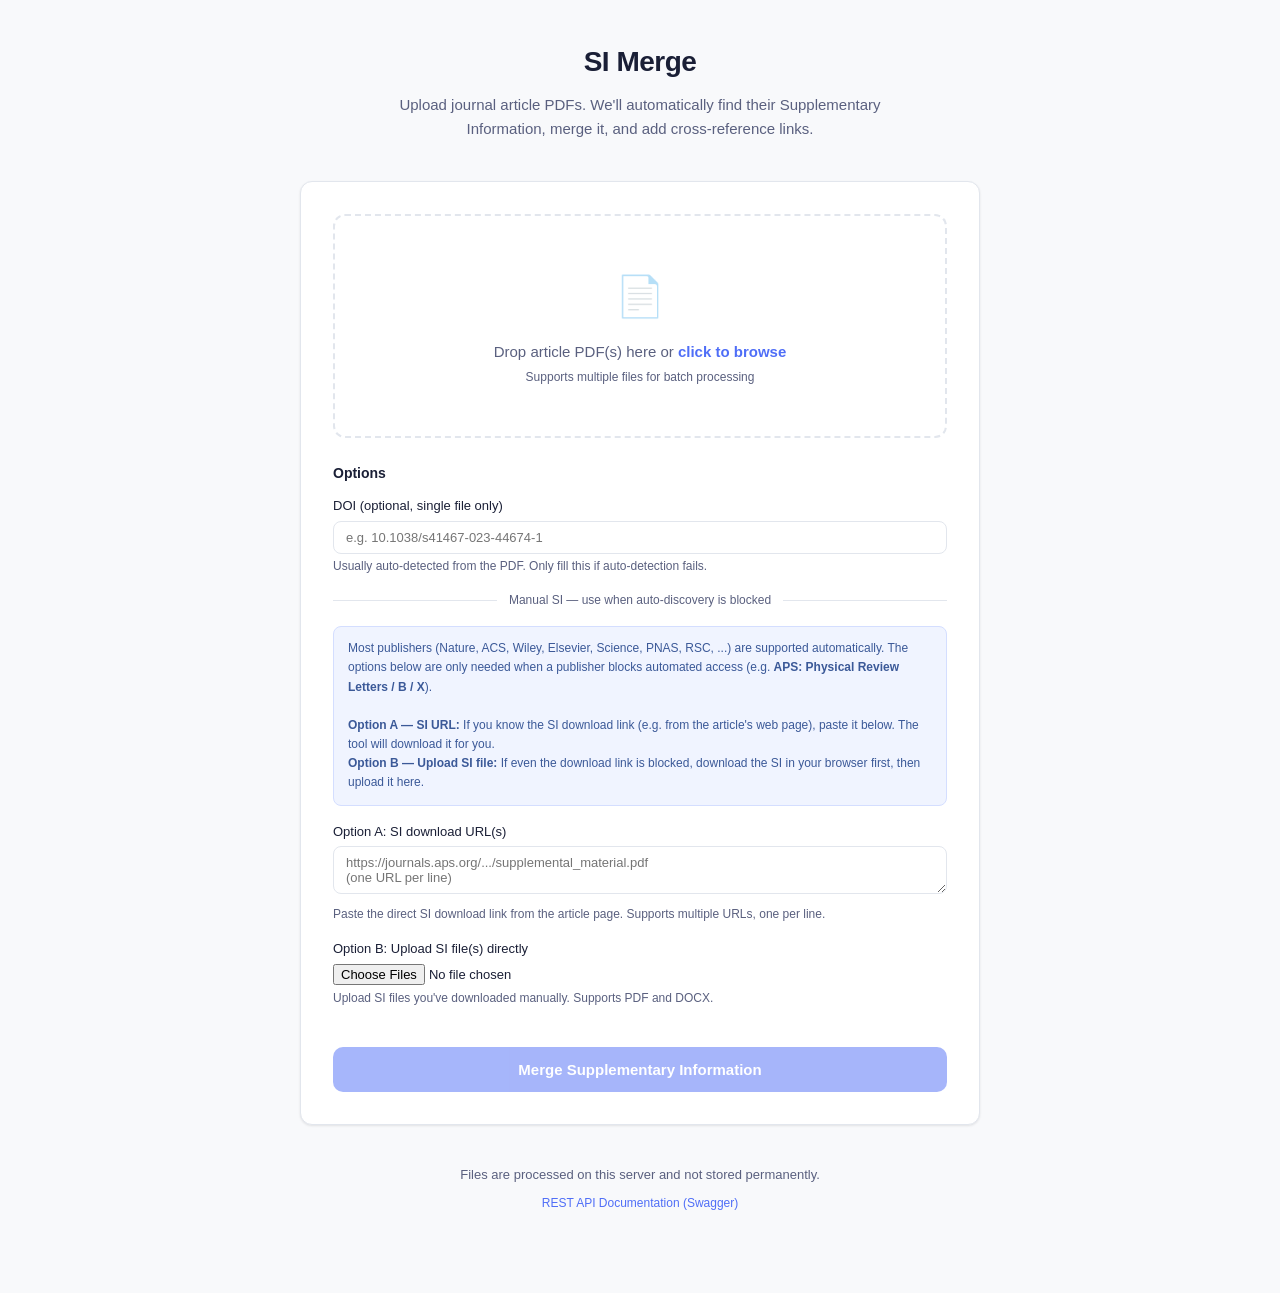
<file: static/index.html>
<!DOCTYPE html>
<html lang="en">
<head>
  <meta charset="UTF-8">
  <meta name="viewport" content="width=device-width, initial-scale=1.0">
  <title>SI Merge — Merge Supplementary Information into Papers</title>
  <style>
    *, *::before, *::after { box-sizing: border-box; margin: 0; padding: 0; }

    :root {
      --bg: #f8f9fb;
      --card: #ffffff;
      --border: #e2e6ed;
      --text: #1a1f36;
      --text-secondary: #5a607f;
      --primary: #4f6ef7;
      --primary-hover: #3b5de7;
      --success: #10b981;
      --error: #ef4444;
      --warning: #f59e0b;
      --radius: 12px;
      --shadow: 0 1px 3px rgba(0,0,0,0.06), 0 1px 2px rgba(0,0,0,0.04);
    }

    body {
      font-family: -apple-system, BlinkMacSystemFont, 'Segoe UI', Inter, Roboto, sans-serif;
      background: var(--bg);
      color: var(--text);
      line-height: 1.6;
      min-height: 100vh;
    }

    .container {
      max-width: 720px;
      margin: 0 auto;
      padding: 40px 20px 80px;
    }

    .header {
      text-align: center;
      margin-bottom: 40px;
    }
    .header h1 { font-size: 28px; font-weight: 700; letter-spacing: -0.5px; margin-bottom: 8px; }
    .header p { color: var(--text-secondary); font-size: 15px; max-width: 520px; margin: 0 auto; }

    .card {
      background: var(--card);
      border: 1px solid var(--border);
      border-radius: var(--radius);
      padding: 32px;
      box-shadow: var(--shadow);
    }
    .card + .card { margin-top: 20px; }

    /* Drop zone */
    .dropzone {
      border: 2px dashed var(--border);
      border-radius: var(--radius);
      padding: 48px 24px;
      text-align: center;
      cursor: pointer;
      transition: all 0.2s;
      position: relative;
    }
    .dropzone:hover, .dropzone.dragover {
      border-color: var(--primary);
      background: rgba(79, 110, 247, 0.03);
    }
    .dropzone.has-files {
      border-color: var(--success);
      background: rgba(16, 185, 129, 0.03);
      padding: 20px;
    }
    .dropzone input[type="file"] {
      position: absolute; inset: 0; opacity: 0; cursor: pointer;
    }
    .dropzone-icon { font-size: 40px; margin-bottom: 12px; opacity: 0.5; }
    .dropzone-label { font-size: 15px; color: var(--text-secondary); }
    .dropzone-label strong { color: var(--primary); }

    /* File list */
    .file-list { list-style: none; }
    .file-item {
      display: flex; align-items: center; gap: 10px;
      padding: 8px 0;
    }
    .file-item + .file-item { border-top: 1px solid var(--border); }
    .file-item .file-icon { font-size: 22px; flex-shrink: 0; }
    .file-item .file-details { flex: 1; min-width: 0; }
    .file-item .file-name {
      font-weight: 600; font-size: 13px;
      white-space: nowrap; overflow: hidden; text-overflow: ellipsis;
    }
    .file-item .file-size { font-size: 12px; color: var(--text-secondary); }
    .file-item .remove-btn {
      background: none; border: none; color: var(--text-secondary);
      cursor: pointer; font-size: 16px; padding: 2px 6px; border-radius: 6px;
    }
    .file-item .remove-btn:hover { background: rgba(239,68,68,0.1); color: var(--error); }
    .file-count { font-size: 13px; color: var(--text-secondary); margin-top: 8px; text-align: center; }

    /* Options section */
    .options-section { margin-top: 24px; }
    .section-title {
      font-size: 14px; font-weight: 600; margin-bottom: 12px;
      color: var(--text);
    }
    .form-group { margin-bottom: 16px; }
    .form-group label {
      display: block; font-size: 13px; font-weight: 500;
      margin-bottom: 4px; color: var(--text);
    }
    .form-group input[type="text"],
    .form-group textarea {
      width: 100%; padding: 8px 12px; border: 1px solid var(--border);
      border-radius: 8px; font-size: 13px; font-family: inherit;
      outline: none; transition: border-color 0.2s; resize: vertical;
    }
    .form-group input[type="text"]:focus,
    .form-group textarea:focus { border-color: var(--primary); }
    .form-group .hint { font-size: 12px; color: var(--text-secondary); margin-top: 3px; line-height: 1.5; }

    .divider {
      display: flex; align-items: center; gap: 12px;
      margin: 16px 0; color: var(--text-secondary); font-size: 12px;
    }
    .divider::before, .divider::after {
      content: ''; flex: 1; height: 1px; background: var(--border);
    }

    .info-box {
      background: #f0f4ff; border: 1px solid #d4deff; border-radius: 8px;
      padding: 12px 14px; font-size: 12px; color: #3b5998; line-height: 1.6;
      margin-bottom: 16px;
    }
    .info-box.warning {
      background: #fff8ed; border-color: #fde4a8; color: #8a6500;
    }
    .info-box b { font-weight: 600; }

    .si-file-upload-row {
      display: flex; align-items: center; gap: 10px;
    }
    .si-file-upload-row input[type="file"] { font-size: 13px; flex: 1; }
    .si-file-names {
      font-size: 12px; color: var(--success); margin-top: 4px;
    }

    .submit-btn {
      width: 100%; padding: 14px; background: var(--primary); color: white;
      border: none; border-radius: 10px; font-size: 15px; font-weight: 600;
      cursor: pointer; margin-top: 24px; transition: background 0.2s, opacity 0.2s;
    }
    .submit-btn:hover:not(:disabled) { background: var(--primary-hover); }
    .submit-btn:disabled { opacity: 0.5; cursor: not-allowed; }

    /* Progress */
    .progress-section { display: none; }
    .progress-section.active { display: block; }

    .batch-header { font-size: 15px; font-weight: 600; margin-bottom: 4px; }
    .batch-bar-wrap {
      background: var(--border); border-radius: 6px; height: 8px;
      margin-bottom: 16px; overflow: hidden;
    }
    .batch-bar {
      height: 100%; background: var(--primary); border-radius: 6px;
      transition: width 0.4s ease;
    }

    .steps { list-style: none; }
    .step {
      display: flex; gap: 14px; padding: 10px 0; align-items: flex-start;
    }
    .step + .step { border-top: 1px solid var(--border); }
    .step-indicator {
      width: 28px; height: 28px; border-radius: 50%;
      display: flex; align-items: center; justify-content: center;
      font-size: 13px; font-weight: 600; flex-shrink: 0;
      background: var(--border); color: var(--text-secondary); transition: all 0.3s;
    }
    .step.active .step-indicator { background: var(--primary); color: white; animation: pulse 1.5s infinite; }
    .step.done .step-indicator { background: var(--success); color: white; }
    .step.error .step-indicator { background: var(--error); color: white; }
    .step-content { flex: 1; min-width: 0; }
    .step-title { font-size: 14px; font-weight: 600; }
    .step-detail { font-size: 13px; color: var(--text-secondary); margin-top: 2px; word-break: break-word; }

    @keyframes pulse {
      0%, 100% { box-shadow: 0 0 0 0 rgba(79,110,247,0.4); }
      50% { box-shadow: 0 0 0 6px rgba(79,110,247,0); }
    }

    /* Result */
    .result-section { display: none; }
    .result-section.active { display: block; }

    .result-card { text-align: center; }
    .result-icon { font-size: 48px; margin-bottom: 12px; }
    .result-title { font-size: 18px; font-weight: 700; margin-bottom: 4px; }
    .result-subtitle { font-size: 14px; color: var(--text-secondary); margin-bottom: 20px; }

    .stats {
      display: grid; grid-template-columns: repeat(3, 1fr);
      gap: 12px; margin-bottom: 24px;
    }
    .stat { background: var(--bg); border-radius: 8px; padding: 12px; }
    .stat-value { font-size: 22px; font-weight: 700; color: var(--primary); }
    .stat-label { font-size: 12px; color: var(--text-secondary); margin-top: 2px; }

    .download-btn {
      display: inline-flex; align-items: center; gap: 8px;
      padding: 14px 32px; background: var(--success); color: white;
      border: none; border-radius: 10px; font-size: 15px; font-weight: 600;
      cursor: pointer; text-decoration: none; transition: opacity 0.2s;
    }
    .download-btn:hover { opacity: 0.9; }

    .restart-btn {
      display: inline-block; margin-top: 16px; font-size: 13px;
      color: var(--text-secondary); cursor: pointer;
      background: none; border: none; text-decoration: underline;
    }

    /* Batch results table */
    .batch-results { width: 100%; margin: 16px 0; text-align: left; }
    .batch-results .br-row {
      display: flex; align-items: center; gap: 10px;
      padding: 10px 0; border-top: 1px solid var(--border);
    }
    .br-status { flex-shrink: 0; font-size: 18px; }
    .br-info { flex: 1; min-width: 0; }
    .br-name { font-size: 13px; font-weight: 600; white-space: nowrap; overflow: hidden; text-overflow: ellipsis; }
    .br-meta { font-size: 12px; color: var(--text-secondary); }
    .br-error { font-size: 12px; color: var(--error); }
    .br-download {
      font-size: 13px; color: var(--primary); text-decoration: none;
      padding: 4px 10px; border: 1px solid var(--primary); border-radius: 6px;
      white-space: nowrap; transition: all 0.2s;
    }
    .br-download:hover { background: var(--primary); color: white; }

    /* Error */
    .error-section { display: none; }
    .error-section.active { display: block; }
    .error-card { text-align: center; }
    .error-icon { font-size: 48px; margin-bottom: 12px; }
    .error-message {
      color: var(--error); font-size: 14px; margin-bottom: 16px; word-break: break-word;
    }
    .error-hint {
      text-align: left; background: #fff8ed; border: 1px solid #fde4a8;
      border-radius: 8px; padding: 14px 16px; font-size: 13px; color: #6b5000;
      line-height: 1.7; margin-bottom: 20px; display: none;
    }
    .error-hint b { font-weight: 600; }
    .error-hint ol { margin: 6px 0 0 18px; }

    .footer {
      text-align: center; margin-top: 40px; font-size: 13px; color: var(--text-secondary);
    }
    .footer a { color: var(--primary); text-decoration: none; }
    .api-link { display: inline-block; margin-top: 8px; font-size: 12px; color: var(--text-secondary); text-decoration: none; }
    .api-link:hover { color: var(--primary); }
  </style>
</head>
<body>
  <div class="container">
    <div class="header">
      <h1>SI Merge</h1>
      <p>Upload journal article PDFs. We'll automatically find their Supplementary Information, merge it, and add cross-reference links.</p>
    </div>

    <!-- Upload Section -->
    <div class="card upload-section" id="uploadSection">
      <div class="dropzone" id="dropzone">
        <input type="file" id="fileInput" accept=".pdf" multiple>
        <div class="dropzone-icon" id="dropzoneIcon">&#128196;</div>
        <div class="dropzone-label" id="dropzoneLabel">
          Drop article PDF(s) here or <strong>click to browse</strong><br>
          <span style="font-size:12px">Supports multiple files for batch processing</span>
        </div>
      </div>

      <!-- Options — always visible -->
      <div class="options-section">
        <div class="section-title">Options</div>

        <div class="form-group">
          <label for="doiInput">DOI (optional, single file only)</label>
          <input type="text" id="doiInput" placeholder="e.g. 10.1038/s41467-023-44674-1">
          <div class="hint">Usually auto-detected from the PDF. Only fill this if auto-detection fails.</div>
        </div>

        <div class="divider">Manual SI — use when auto-discovery is blocked</div>

        <div class="info-box">
          Most publishers (Nature, ACS, Wiley, Elsevier, Science, PNAS, RSC, ...) are supported automatically.
          The options below are only needed when a publisher blocks automated access (e.g. <b>APS: Physical Review Letters / B / X</b>).
          <br><br>
          <b>Option A — SI URL:</b> If you know the SI download link (e.g. from the article's web page),
          paste it below. The tool will download it for you.<br>
          <b>Option B — Upload SI file:</b> If even the download link is blocked,
          download the SI in your browser first, then upload it here.
        </div>

        <div class="form-group">
          <label for="siUrlInput">Option A: SI download URL(s)</label>
          <textarea id="siUrlInput" rows="2" placeholder="https://journals.aps.org/.../supplemental_material.pdf&#10;(one URL per line)"></textarea>
          <div class="hint">Paste the direct SI download link from the article page. Supports multiple URLs, one per line.</div>
        </div>

        <div class="form-group">
          <label>Option B: Upload SI file(s) directly</label>
          <div class="si-file-upload-row">
            <input type="file" id="siFileInput" accept=".pdf,.docx,.doc" multiple>
          </div>
          <div class="si-file-names" id="siFileNames"></div>
          <div class="hint">Upload SI files you've downloaded manually. Supports PDF and DOCX.</div>
        </div>
      </div>

      <button class="submit-btn" id="submitBtn" disabled>Merge Supplementary Information</button>
    </div>

    <!-- Progress Section -->
    <div class="card progress-section" id="progressSection">
      <div id="batchProgress" style="display:none">
        <div class="batch-header" id="batchHeader">Processing 0/0 files</div>
        <div class="batch-bar-wrap"><div class="batch-bar" id="batchBar" style="width:0%"></div></div>
      </div>
      <ul class="steps" id="stepsList">
        <li class="step" data-step="1">
          <div class="step-indicator">1</div>
          <div class="step-content">
            <div class="step-title">Extract DOI</div>
            <div class="step-detail" data-detail="1">Waiting...</div>
          </div>
        </li>
        <li class="step" data-step="2">
          <div class="step-indicator">2</div>
          <div class="step-content">
            <div class="step-title">Find SI Files</div>
            <div class="step-detail" data-detail="2">Waiting...</div>
          </div>
        </li>
        <li class="step" data-step="3">
          <div class="step-indicator">3</div>
          <div class="step-content">
            <div class="step-title">Download SI</div>
            <div class="step-detail" data-detail="3">Waiting...</div>
          </div>
        </li>
        <li class="step" data-step="4">
          <div class="step-indicator">4</div>
          <div class="step-content">
            <div class="step-title">Extract Text</div>
            <div class="step-detail" data-detail="4">Waiting...</div>
          </div>
        </li>
        <li class="step" data-step="5">
          <div class="step-indicator">5</div>
          <div class="step-content">
            <div class="step-title">Analyze References</div>
            <div class="step-detail" data-detail="5">Waiting...</div>
          </div>
        </li>
        <li class="step" data-step="6">
          <div class="step-indicator">6</div>
          <div class="step-content">
            <div class="step-title">Merge &amp; Link</div>
            <div class="step-detail" data-detail="6">Waiting...</div>
          </div>
        </li>
      </ul>
    </div>

    <!-- Single Result Section -->
    <div class="card result-section" id="resultSection">
      <div class="result-card">
        <div class="result-icon">&#9989;</div>
        <div class="result-title" id="resultTitle">Merge Complete!</div>
        <div class="result-subtitle" id="resultSubtitle"></div>
        <div class="stats" id="resultStats">
          <div class="stat">
            <div class="stat-value" id="statPages">-</div>
            <div class="stat-label">Total Pages</div>
          </div>
          <div class="stat">
            <div class="stat-value" id="statForward">-</div>
            <div class="stat-label">Forward Links</div>
          </div>
          <div class="stat">
            <div class="stat-value" id="statBack">-</div>
            <div class="stat-label">Back Links</div>
          </div>
        </div>
        <a class="download-btn" id="downloadBtn" href="#">&#11015;&#65039; Download Merged PDF</a>
        <br>
        <button class="restart-btn" id="restartBtn">Process another article</button>
      </div>
    </div>

    <!-- Batch Result Section -->
    <div class="card result-section" id="batchResultSection">
      <div class="result-card">
        <div class="result-icon">&#9989;</div>
        <div class="result-title" id="batchResultTitle">Batch Complete!</div>
        <div class="result-subtitle" id="batchResultSubtitle"></div>
        <div class="stats">
          <div class="stat">
            <div class="stat-value" id="bstatTotal">-</div>
            <div class="stat-label">Total Files</div>
          </div>
          <div class="stat">
            <div class="stat-value" id="bstatOk">-</div>
            <div class="stat-label">Succeeded</div>
          </div>
          <div class="stat">
            <div class="stat-value" id="bstatFail">-</div>
            <div class="stat-label">Failed</div>
          </div>
        </div>
        <div class="batch-results" id="batchFileList"></div>
        <button class="restart-btn" id="batchRestartBtn">Process more articles</button>
      </div>
    </div>

    <!-- Error Section -->
    <div class="card error-section" id="errorSection">
      <div class="error-card">
        <div class="error-icon">&#10060;</div>
        <div class="result-title">Something went wrong</div>
        <div class="error-message" id="errorMessage"></div>
        <div class="error-hint" id="errorHint">
          <b>The publisher appears to block automated access.</b> You can still merge the SI manually:
          <ol>
            <li>Open the article on the publisher's website in your browser.</li>
            <li>Find the "Supplemental Material" or "Supporting Information" link.</li>
            <li>Download the SI file (PDF or DOCX) to your computer.</li>
            <li>Click "Try again" below, then upload the SI file using <b>"Option B: Upload SI file(s)"</b>.</li>
          </ol>
        </div>
        <button class="submit-btn" id="retryBtn">Try again with manual SI</button>
      </div>
    </div>

    <div class="footer">
      <p>Files are processed on this server and not stored permanently.</p>
      <a href="/docs" class="api-link">REST API Documentation (Swagger)</a>
    </div>
  </div>

  <script>
    const $ = (sel) => document.querySelector(sel);
    const $$ = (sel) => document.querySelectorAll(sel);

    const dropzone = $('#dropzone');
    const fileInput = $('#fileInput');
    const submitBtn = $('#submitBtn');
    const uploadSection = $('#uploadSection');
    const progressSection = $('#progressSection');
    const resultSection = $('#resultSection');
    const batchResultSection = $('#batchResultSection');
    const errorSection = $('#errorSection');

    let selectedFiles = [];
    let currentTaskId = null;
    let isBatchMode = false;

    // Show SI file names when selected
    $('#siFileInput').addEventListener('change', function() {
      const names = Array.from(this.files).map(f => f.name);
      $('#siFileNames').textContent = names.length ? names.join(', ') : '';
    });

    // --- Drag & drop ---
    ['dragenter', 'dragover'].forEach(e =>
      dropzone.addEventListener(e, (ev) => { ev.preventDefault(); dropzone.classList.add('dragover'); })
    );
    ['dragleave', 'drop'].forEach(e =>
      dropzone.addEventListener(e, (ev) => { ev.preventDefault(); dropzone.classList.remove('dragover'); })
    );
    dropzone.addEventListener('drop', (ev) => {
      const files = Array.from(ev.dataTransfer.files).filter(f => f.name.toLowerCase().endsWith('.pdf'));
      if (files.length) addFiles(files);
    });
    fileInput.addEventListener('change', () => {
      if (fileInput.files.length) addFiles(Array.from(fileInput.files));
    });

    function addFiles(files) {
      const existing = new Set(selectedFiles.map(f => f.name + f.size));
      for (const f of files) {
        if (!existing.has(f.name + f.size)) {
          selectedFiles.push(f);
        }
      }
      renderFileList();
      submitBtn.disabled = selectedFiles.length === 0;
    }

    function removeFile(idx) {
      selectedFiles.splice(idx, 1);
      renderFileList();
      submitBtn.disabled = selectedFiles.length === 0;
    }

    function renderFileList() {
      if (selectedFiles.length === 0) {
        dropzone.classList.remove('has-files');
        dropzone.innerHTML = `
          <input type="file" id="fileInput" accept=".pdf" multiple>
          <div class="dropzone-icon">&#128196;</div>
          <div class="dropzone-label">Drop article PDF(s) here or <strong>click to browse</strong><br>
          <span style="font-size:12px">Supports multiple files for batch processing</span></div>
        `;
        dropzone.querySelector('#fileInput').addEventListener('change', function() {
          if (this.files.length) addFiles(Array.from(this.files));
        });
        return;
      }

      dropzone.classList.add('has-files');
      let html = `<input type="file" id="fileInput" accept=".pdf" multiple><ul class="file-list">`;
      selectedFiles.forEach((f, i) => {
        html += `<li class="file-item">
          <div class="file-icon">&#128196;</div>
          <div class="file-details">
            <div class="file-name">${f.name}</div>
            <div class="file-size">${(f.size / 1024 / 1024).toFixed(1)} MB</div>
          </div>
          <button class="remove-btn" data-idx="${i}">&times;</button>
        </li>`;
      });
      html += `</ul><div class="file-count">${selectedFiles.length} file${selectedFiles.length > 1 ? 's' : ''} selected</div>`;
      dropzone.innerHTML = html;

      dropzone.querySelector('#fileInput').addEventListener('change', function() {
        if (this.files.length) addFiles(Array.from(this.files));
      });
      dropzone.querySelectorAll('.remove-btn').forEach(btn => {
        btn.addEventListener('click', (e) => { e.stopPropagation(); removeFile(parseInt(btn.dataset.idx)); });
      });
    }

    // --- Submit ---
    submitBtn.addEventListener('click', startMerge);

    async function startMerge() {
      if (selectedFiles.length === 0) return;

      isBatchMode = selectedFiles.length > 1;
      showSection('progress');
      resetSteps();

      if (isBatchMode) {
        $('#batchProgress').style.display = 'block';
        $('#batchHeader').textContent = `Processing 0/${selectedFiles.length} files`;
        $('#batchBar').style.width = '0%';
      } else {
        $('#batchProgress').style.display = 'none';
      }

      const formData = new FormData();
      if (isBatchMode) {
        selectedFiles.forEach(f => formData.append('files', f));
        try {
          const resp = await fetch('/api/batch', { method: 'POST', body: formData });
          if (!resp.ok) { const err = await resp.json(); throw new Error(err.detail || 'Upload failed'); }
          const data = await resp.json();
          currentTaskId = data.task_id;
          listenEvents(currentTaskId);
        } catch (e) { showError(e.message); }
      } else {
        formData.append('file', selectedFiles[0]);
        const doi = $('#doiInput').value.trim();
        if (doi) formData.append('doi', doi);
        const siUrls = $('#siUrlInput').value.trim();
        if (siUrls) formData.append('si_urls', siUrls);
        const siFileInput = $('#siFileInput');
        if (siFileInput.files.length) {
          Array.from(siFileInput.files).forEach(f => formData.append('si_files', f));
        }
        try {
          const resp = await fetch('/api/tasks', { method: 'POST', body: formData });
          if (!resp.ok) { const err = await resp.json(); throw new Error(err.detail || 'Upload failed'); }
          const data = await resp.json();
          currentTaskId = data.task_id;
          listenEvents(currentTaskId);
        } catch (e) { showError(e.message); }
      }
    }

    // --- SSE Progress ---
    function listenEvents(taskId) {
      const source = new EventSource(`/api/tasks/${taskId}/events`);

      source.addEventListener('progress', (e) => {
        const ev = JSON.parse(e.data);
        if (ev.status === 'batch_progress') {
          try {
            const bp = JSON.parse(ev.detail);
            const done = bp.status === 'completed' || bp.status.startsWith('failed') ? bp.index + 1 : bp.index;
            const pct = Math.round((done / bp.total) * 100);
            $('#batchHeader').textContent = `Processing ${done}/${bp.total} files \u2014 ${bp.filename}`;
            $('#batchBar').style.width = pct + '%';
            if (bp.status === 'completed' || bp.status.startsWith('failed')) {
              resetSteps();
            }
          } catch {}
        } else {
          updateStep(ev.step, ev.status, ev.detail);
        }
      });

      source.addEventListener('complete', (e) => {
        source.close();
        const result = JSON.parse(e.data);
        markAllDone();
        if (isBatchMode) {
          setTimeout(() => showBatchResult(result, taskId), 600);
        } else {
          setTimeout(() => showResult(result, taskId), 600);
        }
      });

      source.addEventListener('error', (e) => {
        try {
          const ev = JSON.parse(e.data);
          source.close();
          showError(ev.error || 'Unknown error');
        } catch {
          if (source.readyState === EventSource.CLOSED) return;
          source.close();
          showError('Connection lost. Please try again.');
        }
      });
    }

    // --- Step UI ---
    function resetSteps() {
      $$('.step').forEach(s => {
        s.classList.remove('active', 'done', 'error');
        s.querySelector('.step-detail').textContent = 'Waiting...';
        const indicator = s.querySelector('.step-indicator');
        indicator.textContent = s.dataset.step;
      });
    }

    function updateStep(step, status, detail) {
      const stepEl = $(`.step[data-step="${step}"]`);
      if (!stepEl) return;

      const detailEl = stepEl.querySelector('.step-detail');
      detailEl.textContent = detail;

      $$('.step').forEach(s => {
        const sn = parseInt(s.dataset.step);
        if (sn < step) {
          s.classList.remove('active');
          s.classList.add('done');
          s.querySelector('.step-indicator').textContent = '\u2713';
        }
      });

      if (['done', 'complete', 'extracted', 'downloaded'].includes(status)) {
        stepEl.classList.remove('active');
        stepEl.classList.add('done');
        stepEl.querySelector('.step-indicator').textContent = '\u2713';
      } else if (status === 'error') {
        stepEl.classList.add('error');
        stepEl.querySelector('.step-indicator').textContent = '!';
      } else {
        stepEl.classList.add('active');
      }
    }

    function markAllDone() {
      $$('.step').forEach(s => {
        s.classList.remove('active');
        s.classList.add('done');
        s.querySelector('.step-indicator').textContent = '\u2713';
      });
    }

    // --- Single Result ---
    function showResult(result, taskId) {
      showSection('result');
      $('#resultSubtitle').textContent = result.title || '';
      $('#statPages').textContent = (result.article_pages || 0) + (result.si_pages || 0);
      $('#statForward').textContent = result.forward_links || 0;
      $('#statBack').textContent = result.back_links || 0;
      $('#downloadBtn').href = `/api/tasks/${taskId}/download`;
    }

    // --- Batch Result ---
    function showBatchResult(result, taskId) {
      showSection('batchResult');
      $('#batchResultSubtitle').textContent =
        `${result.succeeded} of ${result.total} articles merged successfully`;
      $('#bstatTotal').textContent = result.total;
      $('#bstatOk').textContent = result.succeeded;
      $('#bstatFail').textContent = result.failed;

      const list = $('#batchFileList');
      list.innerHTML = '';
      (result.files || []).forEach(f => {
        const row = document.createElement('div');
        row.className = 'br-row';
        if (f.status === 'completed') {
          row.innerHTML = `
            <div class="br-status">&#9989;</div>
            <div class="br-info">
              <div class="br-name">${f.filename}</div>
              <div class="br-meta">${f.article_pages}+${f.si_pages} pages &middot; ${f.forward_links} fwd / ${f.back_links} back links</div>
            </div>
            <a class="br-download" href="/api/tasks/${taskId}/download/${f.index}">Download</a>
          `;
        } else {
          row.innerHTML = `
            <div class="br-status">&#10060;</div>
            <div class="br-info">
              <div class="br-name">${f.filename}</div>
              <div class="br-error">${f.error || 'Unknown error'}</div>
            </div>
          `;
        }
        list.appendChild(row);
      });
    }

    // --- Error ---
    const BLOCK_KEYWORDS = ['403', 'blocked', 'cloudflare', 'no supplementary',
      'no downloadable', 'failed to download', 'could not resolve'];

    function showError(msg) {
      showSection('error');
      $('#errorMessage').textContent = msg;

      const hint = $('#errorHint');
      const isBlocked = BLOCK_KEYWORDS.some(kw => msg.toLowerCase().includes(kw));
      hint.style.display = isBlocked ? 'block' : 'none';
      $('#retryBtn').textContent = isBlocked ? 'Try again with manual SI' : 'Try again';
    }

    // --- Section visibility ---
    function showSection(name) {
      uploadSection.style.display = name === 'upload' ? '' : 'none';
      progressSection.classList.toggle('active', name === 'progress');
      resultSection.classList.toggle('active', name === 'result');
      batchResultSection.classList.toggle('active', name === 'batchResult');
      errorSection.classList.toggle('active', name === 'error');
    }

    // --- Restart / retry ---
    $('#restartBtn').addEventListener('click', restart);
    $('#batchRestartBtn').addEventListener('click', restart);
    $('#retryBtn').addEventListener('click', restart);

    function restart() {
      currentTaskId = null;
      selectedFiles = [];
      renderFileList();
      $('#siUrlInput').value = '';
      $('#siFileInput').value = '';
      $('#siFileNames').textContent = '';
      showSection('upload');
    }
  </script>
</body>
</html>
</file>
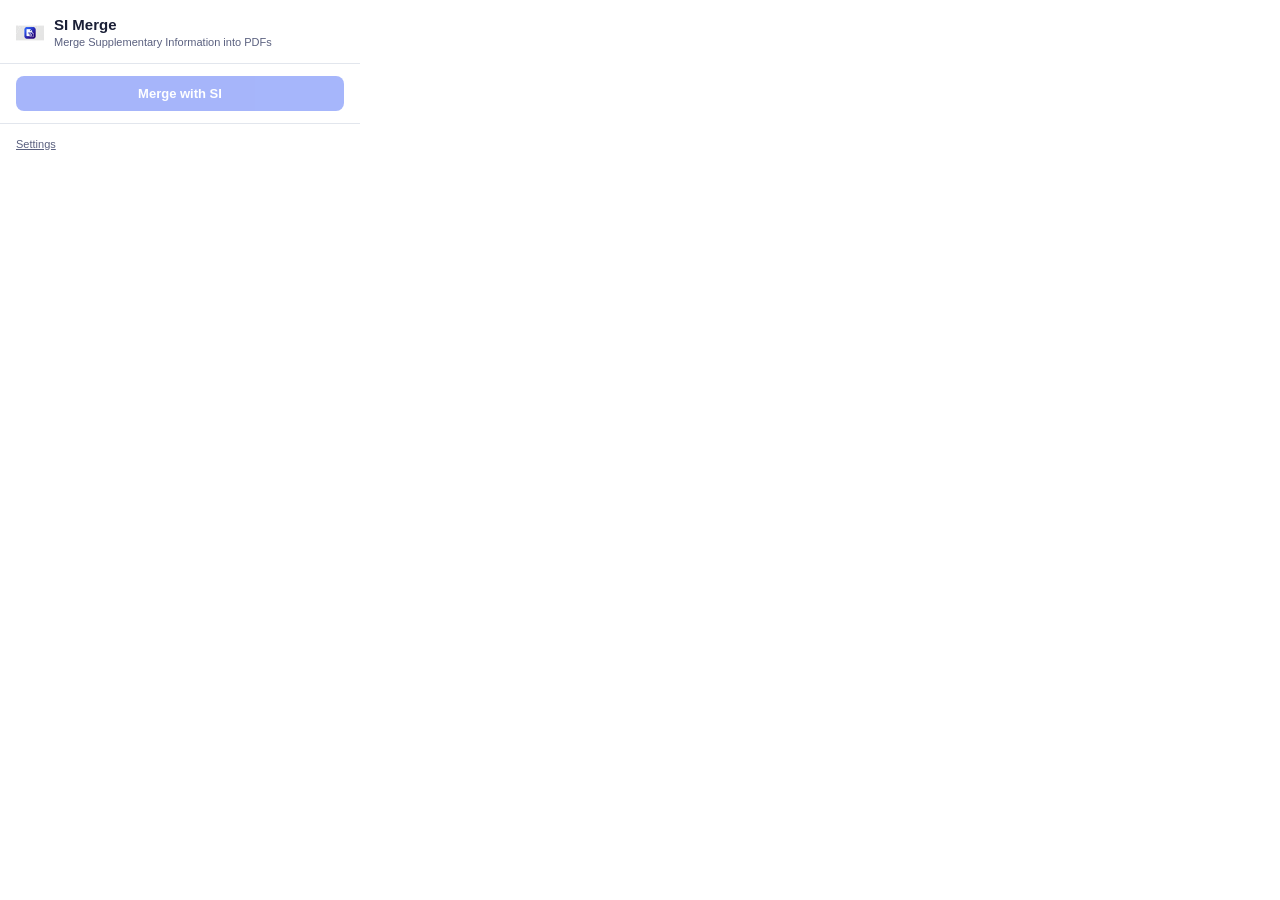
<file: extension/popup/popup.html>
<!DOCTYPE html>
<html lang="en">
<head>
  <meta charset="UTF-8">
  <link rel="stylesheet" href="popup.css">
</head>
<body>
  <div class="header">
    <img src="../icons/icon48.png" alt="SI Merge">
    <div class="header-text">
      <h1>SI Merge</h1>
      <p>Merge Supplementary Information into PDFs</p>
    </div>
  </div>

  <!-- Detected article -->
  <div class="article-info" id="articleInfo" style="display:none">
    <div class="article-title" id="articleTitle"></div>
    <div class="article-meta">
      <span class="publisher-badge" id="publisherBadge"></span>
      <span class="doi" id="articleDoi"></span>
    </div>
  </div>

  <!-- No article detected -->
  <div class="no-article" id="noArticle" style="display:none">
    <p>No article detected on this page. Enter a DOI manually:</p>
    <input type="text" id="manualDoi" placeholder="10.1038/s41467-023-44674-1">
  </div>

  <!-- Actions -->
  <div class="actions" id="actionsArea">
    <button class="merge-btn" id="mergeBtn" disabled>Merge with SI</button>
  </div>

  <!-- Progress -->
  <div class="progress-area" id="progressArea">
    <ul class="step-list" id="stepList">
      <li class="step-item" data-step="1"><span class="step-dot">1</span> Extract DOI</li>
      <li class="step-item" data-step="2"><span class="step-dot">2</span> Find SI Files</li>
      <li class="step-item" data-step="3"><span class="step-dot">3</span> Download SI</li>
      <li class="step-item" data-step="4"><span class="step-dot">4</span> Extract Text</li>
      <li class="step-item" data-step="5"><span class="step-dot">5</span> Analyze References</li>
      <li class="step-item" data-step="6"><span class="step-dot">6</span> Merge &amp; Link</li>
    </ul>
    <div class="step-detail" id="stepDetail"></div>
  </div>

  <!-- Result -->
  <div class="result-area" id="resultArea">
    <div class="result-icon">&#9989;</div>
    <div class="result-msg">Merge complete! PDF is downloading.</div>
  </div>

  <!-- Error -->
  <div class="error-area" id="errorArea">
    <div class="error-msg" id="errorMsg"></div>
  </div>

  <!-- Settings -->
  <div class="settings-area">
    <button class="settings-toggle" id="settingsToggle">Settings</button>
    <div class="settings-body" id="settingsBody">
      <label for="backendUrlInput">Backend URL</label>
      <input type="text" id="backendUrlInput" placeholder="https://si-merge.onrender.com">
      <div class="hint">Change if you're running your own SI Merge server.</div>
    </div>
  </div>

  <script src="popup.js"></script>
</body>
</html>
</file>
<file: extension/popup/popup.css>
*, *::before, *::after { box-sizing: border-box; margin: 0; padding: 0; }

:root {
  --bg: #ffffff;
  --bg-secondary: #f5f6f8;
  --border: #e2e6ed;
  --text: #1a1f36;
  --text-secondary: #5a607f;
  --primary: #4f6ef7;
  --primary-hover: #3b5de7;
  --success: #10b981;
  --error: #ef4444;
  --radius: 10px;
}

body {
  width: 360px;
  font-family: -apple-system, BlinkMacSystemFont, 'Segoe UI', Inter, Roboto, sans-serif;
  background: var(--bg);
  color: var(--text);
  line-height: 1.5;
  font-size: 13px;
}

/* Header */
.header {
  display: flex;
  align-items: center;
  gap: 10px;
  padding: 16px 16px 12px;
  border-bottom: 1px solid var(--border);
}
.header img { width: 28px; height: 28px; }
.header-text h1 { font-size: 15px; font-weight: 700; line-height: 1.2; }
.header-text p { font-size: 11px; color: var(--text-secondary); }

/* Article info */
.article-info {
  padding: 14px 16px;
  background: var(--bg-secondary);
  border-bottom: 1px solid var(--border);
}
.article-title {
  font-size: 13px;
  font-weight: 600;
  display: -webkit-box;
  -webkit-line-clamp: 2;
  -webkit-box-orient: vertical;
  overflow: hidden;
  margin-bottom: 4px;
}
.article-meta {
  display: flex;
  align-items: center;
  gap: 6px;
  font-size: 11px;
  color: var(--text-secondary);
}
.article-meta .publisher-badge {
  background: var(--primary);
  color: #fff;
  padding: 1px 6px;
  border-radius: 4px;
  font-size: 10px;
  font-weight: 600;
}
.article-meta .doi {
  font-family: 'SF Mono', Menlo, Monaco, monospace;
  font-size: 10px;
}

/* No article detected */
.no-article {
  padding: 16px;
}
.no-article p {
  font-size: 12px;
  color: var(--text-secondary);
  margin-bottom: 10px;
}
.no-article input[type="text"] {
  width: 100%;
  padding: 8px 10px;
  border: 1px solid var(--border);
  border-radius: 6px;
  font-size: 12px;
  outline: none;
}
.no-article input:focus { border-color: var(--primary); }

/* Actions */
.actions {
  padding: 12px 16px;
}

.merge-btn {
  width: 100%;
  padding: 10px;
  background: var(--primary);
  color: #fff;
  border: none;
  border-radius: 8px;
  font-size: 13px;
  font-weight: 600;
  cursor: pointer;
  transition: background 0.2s, opacity 0.2s;
}
.merge-btn:hover:not(:disabled) { background: var(--primary-hover); }
.merge-btn:disabled { opacity: 0.5; cursor: not-allowed; }

/* Progress */
.progress-area {
  padding: 0 16px 12px;
  display: none;
}
.progress-area.active { display: block; }

.step-list {
  list-style: none;
}
.step-item {
  display: flex;
  align-items: center;
  gap: 8px;
  padding: 5px 0;
  font-size: 12px;
  color: var(--text-secondary);
}
.step-item.active { color: var(--primary); font-weight: 600; }
.step-item.done { color: var(--success); }
.step-item.error { color: var(--error); }

.step-dot {
  width: 18px;
  height: 18px;
  border-radius: 50%;
  display: flex;
  align-items: center;
  justify-content: center;
  font-size: 10px;
  font-weight: 700;
  background: var(--border);
  color: var(--text-secondary);
  flex-shrink: 0;
}
.step-item.active .step-dot { background: var(--primary); color: #fff; }
.step-item.done .step-dot { background: var(--success); color: #fff; }
.step-item.error .step-dot { background: var(--error); color: #fff; }

.step-detail {
  font-size: 11px;
  color: var(--text-secondary);
  font-weight: 400;
  margin-left: 26px;
  padding-bottom: 4px;
  word-break: break-word;
}

/* Result */
.result-area {
  padding: 12px 16px;
  text-align: center;
  display: none;
}
.result-area.active { display: block; }

.result-area .result-icon { font-size: 28px; margin-bottom: 6px; }
.result-area .result-msg { font-size: 13px; font-weight: 600; margin-bottom: 10px; }

.download-btn {
  display: inline-block;
  padding: 8px 20px;
  background: var(--success);
  color: #fff;
  border: none;
  border-radius: 8px;
  font-size: 12px;
  font-weight: 600;
  cursor: pointer;
  text-decoration: none;
}
.download-btn:hover { opacity: 0.9; }

/* Error */
.error-area {
  padding: 12px 16px;
  display: none;
}
.error-area.active { display: block; }
.error-msg {
  background: #fef2f2;
  color: var(--error);
  padding: 10px;
  border-radius: 6px;
  font-size: 12px;
  word-break: break-word;
}

/* Settings */
.settings-area {
  padding: 10px 16px 14px;
  border-top: 1px solid var(--border);
}
.settings-toggle {
  font-size: 11px;
  color: var(--text-secondary);
  cursor: pointer;
  background: none;
  border: none;
  text-decoration: underline;
}
.settings-body {
  display: none;
  margin-top: 8px;
}
.settings-body.open { display: block; }
.settings-body label {
  display: block;
  font-size: 11px;
  color: var(--text-secondary);
  margin-bottom: 3px;
}
.settings-body input[type="text"] {
  width: 100%;
  padding: 6px 8px;
  border: 1px solid var(--border);
  border-radius: 6px;
  font-size: 11px;
  font-family: 'SF Mono', Menlo, Monaco, monospace;
  outline: none;
}
.settings-body input:focus { border-color: var(--primary); }
.settings-body .hint {
  font-size: 10px;
  color: var(--text-secondary);
  margin-top: 2px;
}
</file>
